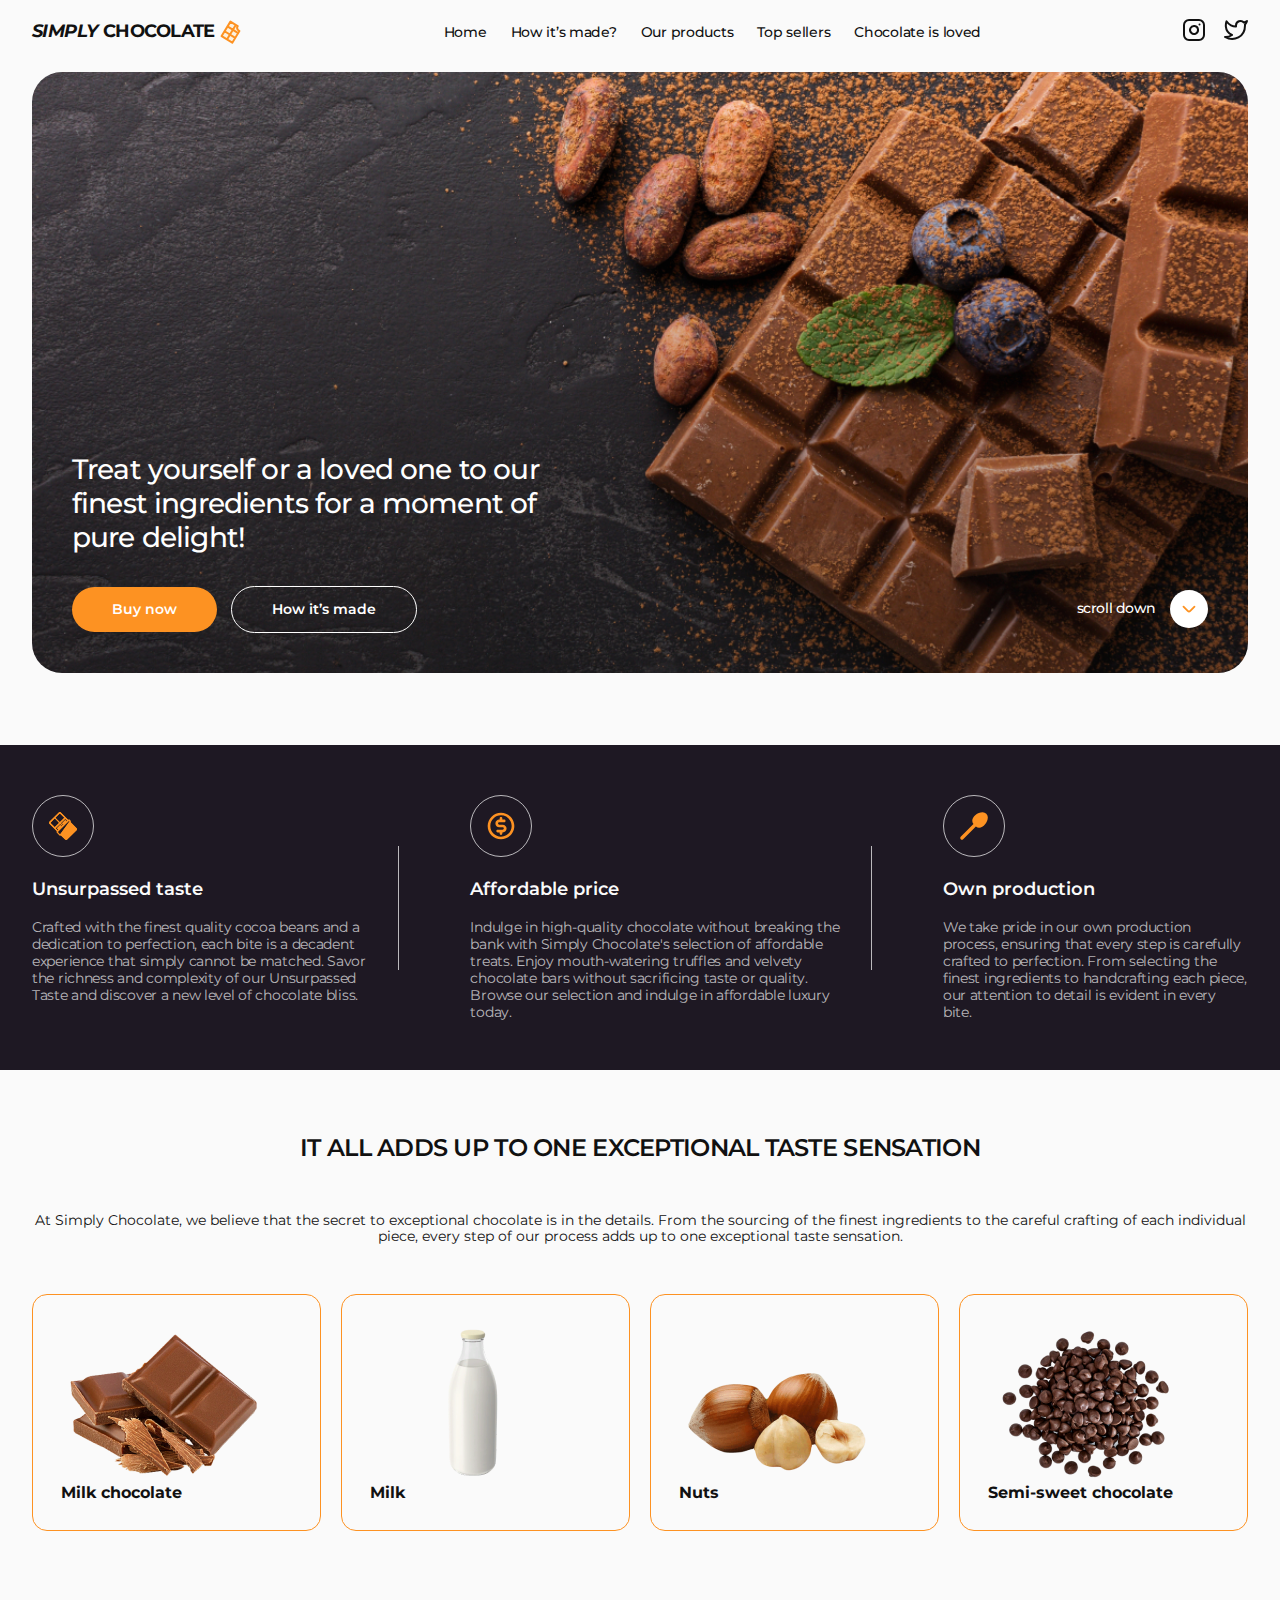
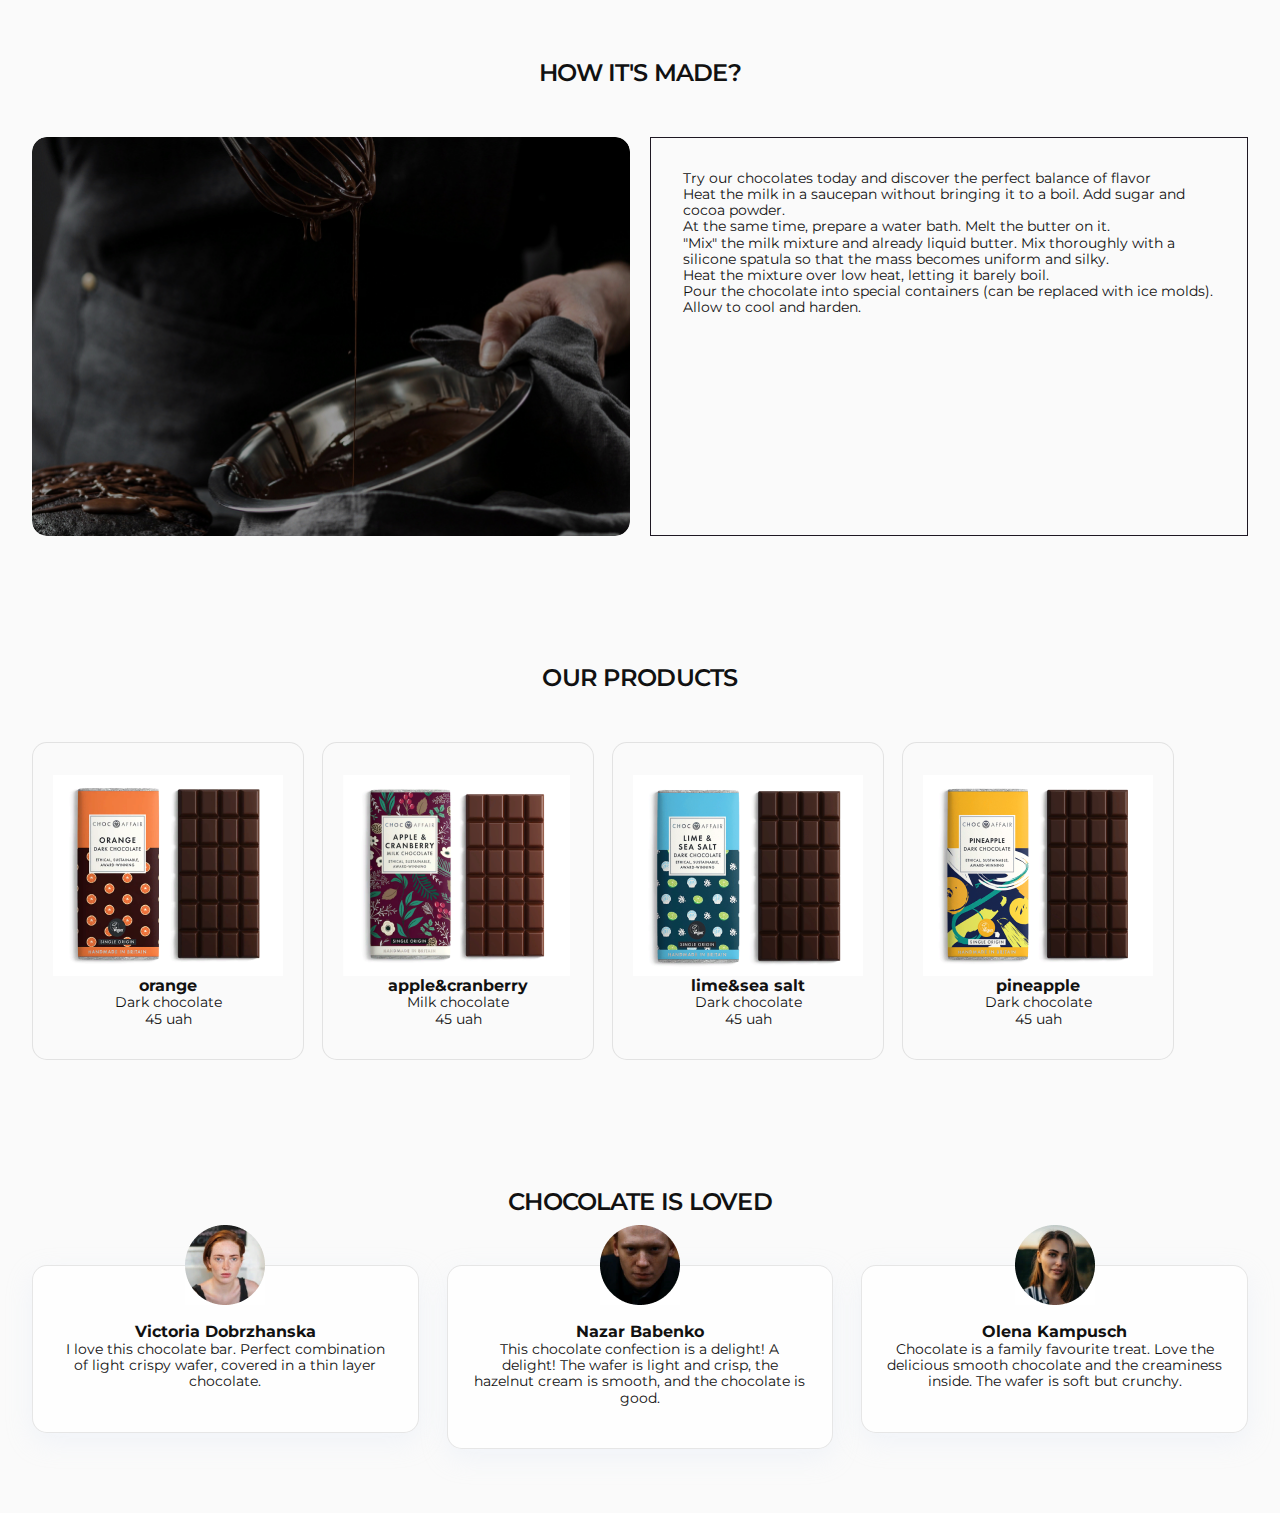
<file: index.html>
<!DOCTYPE html>
<html lang="en">
  <head>
    <meta charset="UTF-8" />
    <meta name="viewport" content="width=device-width, initial-scale=1.0" />
    <title>Simply Chocolate</title>
    <!-- Fonts -->
    <link rel="preconnect" href="https://fonts.googleapis.com" />
    <link rel="preconnect" href="https://fonts.gstatic.com" crossorigin />
    <link
      href="https://fonts.googleapis.com/css2?family=Montserrat:ital,wght@0,400;0,500;0,600;0,700;1,700&display=swap"
      rel="stylesheet"
    />
    <!-- Styles -->
    <link
      rel="stylesheet"
      href="https://cdnjs.cloudflare.com/ajax/libs/modern-normalize/2.0.0/modern-normalize.min.css"
    />
    <link rel="stylesheet" href="./css/styles.css" />
  </head>
  <body>
    <header class="header">
      <div class="container">
        <div class="header-inner">
          <!-- navigation -->
          <nav class="header-nav">
            <a class="logo" href="./index.html">
              <span class="logo-accent">Simply</span>chocolate

              <svg width="24" height="24">
                <use href="./Images/icons.svg#icon-chocolate"></use>
              </svg>
            </a>
            <ul class="nav-list">
              <li><a class="nav-link" href="#">Home</a></li>
              <li><a class="nav-link" href="#">How it’s made?</a></li>
              <li><a class="nav-link" href="#">Our products</a></li>
              <li><a class="nav-link" href="#">Top sellers</a></li>
              <li><a class="nav-link" href="#">Chocolate is loved</a></li>
            </ul>
          </nav>

          <div class="header-socials">
            <a href="#" target="_blank">
              <svg class="header-socials-link" width="24" height="24">
                <use href="./Images/icons.svg#icon-instagram"></use>
              </svg>
            </a>

            <a href="#" target="_blank">
              <svg class="header-socials-link" width="24" height="24">
                <use href="./Images/icons.svg#icon-twitter"></use>
              </svg>
            </a>
          </div>
        </div>
      </div>
    </header>
    <main>
      <!-- Hero section -->
      <section class="hero-section">
        <div class="container">
          <div class="hero-inner">
            <h1 class="hero-title">
              Treat yourself or a loved one to our finest ingredients for a
              moment of pure delight!
            </h1>
            <div class="hero-actions">
              <button class="button-primary" type="button" data-modal-open>
                Buy now
              </button>
              <a class="hero-button" href="#">How it’s made</a>
              <a class="hero-arrow" href="#advantage-section"
                >scroll down
                <div class="hero-arrow-link">
                  <svg width="22" height="22">
                    <use href="./Images/icons.svg#icon-arrow"></use>
                  </svg>
                </div>
              </a>
            </div>
          </div>
        </div>
      </section>
      <!-- Advantages section -->
      <section id="advantage-section" class="advantage-section">
        <div class="container">
          <!-- TODO: hide this title -->
          <h2 class="visually-hidden">Our advantages</h2>
          <ul class="advantage-list">
            <li class="advantage-item">
              <div class="advantage-icon">
                <svg width="32" height="32">
                  <use href="./Images/icons.svg#icon-chocolate-bar"></use>
                </svg>
              </div>

              <h3 class="advantage-title">Unsurpassed taste</h3>
              <p class="advantage-text">
                Crafted with the finest quality cocoa beans and a dedication to
                perfection, each bite is a decadent experience that simply
                cannot be matched. Savor the richness and complexity of our
                Unsurpassed Taste and discover a new level of chocolate bliss.
              </p>
            </li>
            <li class="advantage-item">
              <div class="advantage-icon">
                <svg width="32" height="32">
                  <use href="./Images/icons.svg#icon-coin"></use>
                </svg>
              </div>
              <h3 class="advantage-title">Affordable price</h3>
              <p class="advantage-text">
                Indulge in high-quality chocolate without breaking the bank with
                Simply Chocolate's selection of affordable treats. Enjoy
                mouth-watering truffles and velvety chocolate bars without
                sacrificing taste or quality. Browse our selection and indulge
                in affordable luxury today.
              </p>
            </li>
            <li class="advantage-item">
              <div class="advantage-icon">
                <svg width="32" height="32">
                  <use href="./Images/icons.svg#icon-spoon"></use>
                </svg>
              </div>
              <h3 class="advantage-title">Own production</h3>
              <p class="advantage-text">
                We take pride in our own production process, ensuring that every
                step is carefully crafted to perfection. From selecting the
                finest ingredients to handcrafting each piece, our attention to
                detail is evident in every bite.
              </p>
            </li>
          </ul>
        </div>
      </section>
      <!-- Ingridients section -->
      <section class="section">
        <div class="container">
          <h2 class="section-title">
            It all adds up to one exceptional taste sensation
          </h2>
          <p class="ingridients-subtitle">
            At Simply Chocolate, we believe that the secret to exceptional
            chocolate is in the details. From the sourcing of the finest
            ingredients to the careful crafting of each individual piece, every
            step of our process adds up to one exceptional taste sensation.
          </p>
          <ul class="ingridients-list">
            <li class="ingridients-item">
              <div class="ingridient">
                <img
                  src="./Images/ingridients/01-chocolate.png"
                  alt="Milk chocolate"
                  width="206"
                />
                <h3>Milk chocolate</h3>
              </div>
            </li>

            <li class="ingridients-item">
              <div class="ingridient">
                <img
                  src="./Images/ingridients/02-milk.png"
                  alt="Milk"
                  width="206"
                />
                <h3>Milk</h3>
              </div>
            </li>
            <li class="ingridients-item">
              <div class="ingridient">
                <img
                  src="./Images/ingridients/03-nuts.png"
                  alt="Nuts"
                  width="206"
                />
                <h3>Nuts</h3>
              </div>
            </li>
            <li class="ingridients-item">
              <div class="ingridient">
                <img
                  src="./Images/ingridients/04-coffee.png"
                  alt="Semi-sweet chocolate"
                  width="206"
                />
                <h3>Semi-sweet chocolate</h3>
              </div>
            </li>
          </ul>
        </div>
      </section>
      <!-- How its made(VIDEO) section -->
      <section class="section">
        <div class="container">
          <h2 class="section-title">How it's made?</h2>
          <div class="video-inner">
            <div class="video-media">
              <!-- пример вставки видео, а вообще тут картинка TODO: chenge to video
        <video>
          <source src="./videos/chocolate.webp" type="video/webp">
          <source src="./videos/chocolate.mp4" type="video/mp4">
          <p>Browser does not support this video</p>
        </video>
      -->
              <img
                class="video-background"
                src="./Images/video-bg.jpg"
                alt="video background"
                width="600"
              />
              <button class="video-play" type="button">
                <img src="./Images/icons/play.svg" alt="play" />
              </button>
            </div>
            <div class="video-content">
              <p>
                Try our chocolates today and discover the perfect balance of
                flavor
              </p>
              <ul>
                <li>
                  Heat the milk in a saucepan without bringing it to a boil. Add
                  sugar and cocoa powder.
                </li>
                <li>
                  At the same time, prepare a water bath. Melt the butter on it.
                </li>
                <li>
                  "Mix" the milk mixture and already liquid butter. Mix
                  thoroughly with a silicone spatula so that the mass becomes
                  uniform and silky.
                </li>
                <li>Heat the mixture over low heat, letting it barely boil.</li>
                <li>
                  Pour the chocolate into special containers (can be replaced
                  with ice molds). Allow to cool and harden.
                </li>
              </ul>
            </div>
          </div>
        </div>
      </section>
      <!-- Our products section -->
      <section class="section">
        <div class="container">
          <h2 class="section-title">Our products</h2>
          <ul class="product-list">
            <li class="product-item">
              <article class="product">
                <div class="product-image">
                  <img
                    class="product-photo"
                    src="./Images/products/orange.png"
                    alt="orange"
                    width="230"
                    height="201"
                  />
                  <div class="product-overlay">
                    <p>
                      Lorem ipsum, dolor sit amet consectetur adipisicing elit.
                      Nostrum, laborum? Modi cupiditate recusandae nam
                      laudantium! Consequuntur sit minima tenetur! Beatae?
                    </p>
                  </div>
                </div>
                <h3 class="product-name">orange</h3>
                <p class="product-description">Dark chocolate</p>
                <span class="product-price">45 uah</span>
              </article>
            </li>
            <li class="product-item">
              <article class="product">
                <div class="product-image">
                  <img
                    class="product-photo"
                    src="./Images/products/apple.png"
                    alt="apple&cranberry"
                    width="230"
                    height="201"
                  />
                  <div class="product-overlay">
                    <p>
                      Lorem ipsum, dolor sit amet consectetur adipisicing elit.
                      Nostrum, laborum? Modi cupiditate recusandae nam
                      laudantium! Consequuntur sit minima tenetur! Beatae?
                    </p>
                  </div>
                </div>
                <h3 class="product-name">apple&cranberry</h3>
                <p class="product-description">Milk chocolate</p>
                <span class="product-price">45 uah</span>
              </article>
            </li>
            <li class="product-item">
              <article class="product">
                <div class="product-image">
                  <img
                    class="product-photo"
                    src="./Images/products/lime.png"
                    alt="lime&sea salt"
                    width="230"
                    height="201"
                  />
                  <div class="product-overlay">
                    <p>
                      Lorem ipsum, dolor sit amet consectetur adipisicing elit.
                      Nostrum, laborum? Modi cupiditate recusandae nam
                      laudantium! Consequuntur sit minima tenetur! Beatae?
                    </p>
                  </div>
                </div>
                <h3 class="product-name">lime&sea salt</h3>
                <p class="product-description">Dark chocolate</p>
                <span class="product-price">45 uah</span>
              </article>
            </li>
            <li class="product-item">
              <article class="product">
                <div class="product-image">
                  <img
                    class="product-photo"
                    src="./Images/products/pineapple.png"
                    alt="pineapple"
                    width="230"
                    height="201"
                  />
                  <div class="product-overlay">
                    <p>
                      Lorem ipsum, dolor sit amet consectetur adipisicing elit.
                      Nostrum, laborum? Modi cupiditate recusandae nam
                      laudantium! Consequuntur sit minima tenetur! Beatae?
                    </p>
                  </div>
                </div>
                <h3 class="product-name">pineapple</h3>
                <p class="product-description">Dark chocolate</p>
                <span class="product-price">45 uah</span>
              </article>
            </li>
          </ul>
        </div>
      </section>
      <!-- section Review -->
      <section class="section">
        <div class="container">
          <h2 class="section-title">Chocolate is loved</h2>
          <ul class="reviews-list">
            <li class="reviews-item">
              <article class="review">
                <img
                  class="review-image"
                  src="./Images/review/victoria.png"
                  alt="Victoria Dobrzhanska"
                  width="80"
                />
                <h3 class="review-name">Victoria Dobrzhanska</h3>
                <p class="review-description">
                  I love this chocolate bar. Perfect combination of light crispy
                  wafer, covered in a thin layer chocolate.
                </p>
              </article>
            </li>
            <li class="reviews-item">
              <article class="review">
                <img
                  class="review-image"
                  src="./Images/review/nazar.png"
                  alt="Nazar Babenko"
                  width="80"
                />
                <h3 class="review-name">Nazar Babenko</h3>
                <p class="review-description">
                  This chocolate confection is a delight! A delight! The wafer
                  is light and crisp, the hazelnut cream is smooth, and the
                  chocolate is good.
                </p>
              </article>
            </li>
            <li class="reviews-item">
              <article class="review">
                <img
                  class="review-image"
                  src="./Images/review/olena.png"
                  alt="Olena Kampusch"
                  width="80"
                />
                <h3 class="review-name">Olena Kampusch</h3>
                <p class="review-description">
                  Chocolate is a family favourite treat. Love the delicious
                  smooth chocolate and the creaminess inside. The wafer is soft
                  but crunchy.
                </p>
              </article>
            </li>
          </ul>
        </div>
      </section>
    </main>
    <footer></footer>

    <div class="backdrop is-hidden" data-modal>
      <div class="modal">
        <button class="modal-close" data-modal-close>close(X)</button>
        <h2 class="section-title">Buy now</h2>

        <form name="contacr-form" autocomplete="off">
          <fieldset>
            <legend class="modal-label">Personal information</legend>
            <!-- name -->
            <div class="modal-field">
              <!-- class="modal-label" не добавляется потом у что он все равно не виден -->
              <label class="visually-hidden" for="user-name">Name</label>
              <input
                class="modal-input"
                id="user-name"
                type="text"
                name="user-name"
                placeholder="name"
              />
            </div>
            <!-- surname -->
            <div class="modal-field">
              <!-- class="modal-label" не добавляется потом у что он все равно не виден -->
              <label class="visually-hidden" for="user-surname">Surname</label>
              <input
                class="modal-input"
                id="user-surname"
                type="text"
                name="user-surname"
                placeholder="surname"
              />
            </div>
            <!-- email -->
            <div class="modal-field">
              <label class="modal-label" for="user-email">Email</label>

              <input
                class="modal-input"
                id="user-email"
                type="email"
                name="user-email"
                placeholder="enter your email"
              />
            </div>
            <!-- phone  -->
            <div class="modal-field">
              <label class="modal-label" for="user-tel">Phone number </label>
              <div class="modal-input-wrap">
                <svg class="modal-input-icon" width="32" height="32">
                  <use href="./Images/icons.svg#icon-Frame"></use>
                </svg>

                <input
                  class="modal-input modal-input-phone"
                  id="user-tel"
                  type="tel"
                  name="user-tel"
                  placeholder="Phone number"
                />
              </div>
            </div>
            <!-- credit card -->
            <div class="modal-field">
              <label class="modal-label" for="user-tel">Card number</label>
              <input
                class="modal-input"
                id="user-card-number"
                type="tel"
                name="user-card-number"
                placeholder="enter card"
              />
            </div>
          </fieldset>

          <fieldset>
            <legend class="visually-hidden">additional information</legend>
            <div>
              <label for="user-comment" class="modal-label">Comment</label>
              <textarea
                class="modal-textarea"
                id="user-comment"
                name="user-comment"
                placeholder="Enter text"
              ></textarea>
            </div>
          </fieldset>
          <div class="modal-checkbox">
            <input
              class="visually-hidden modal-checkbox-input"
              id="privacy-policy"
              type="checkbox"
              name="privacy-policy"
            />
            <span class="modal-checkbox-check"> </span>
            <label class="modal-checkbox-label" for="privacy-policy"
              >i agree with <a href="#"> privacy policy</a></label
            >
          </div>
          <button class="button-primary modal-button" type="submit">
            Submit
          </button>
        </form>
      </div>
    </div>

    <!-- <script>сюда подключается управление открітием и закрітием окна</script> -->
  </body>
</html>
</file>
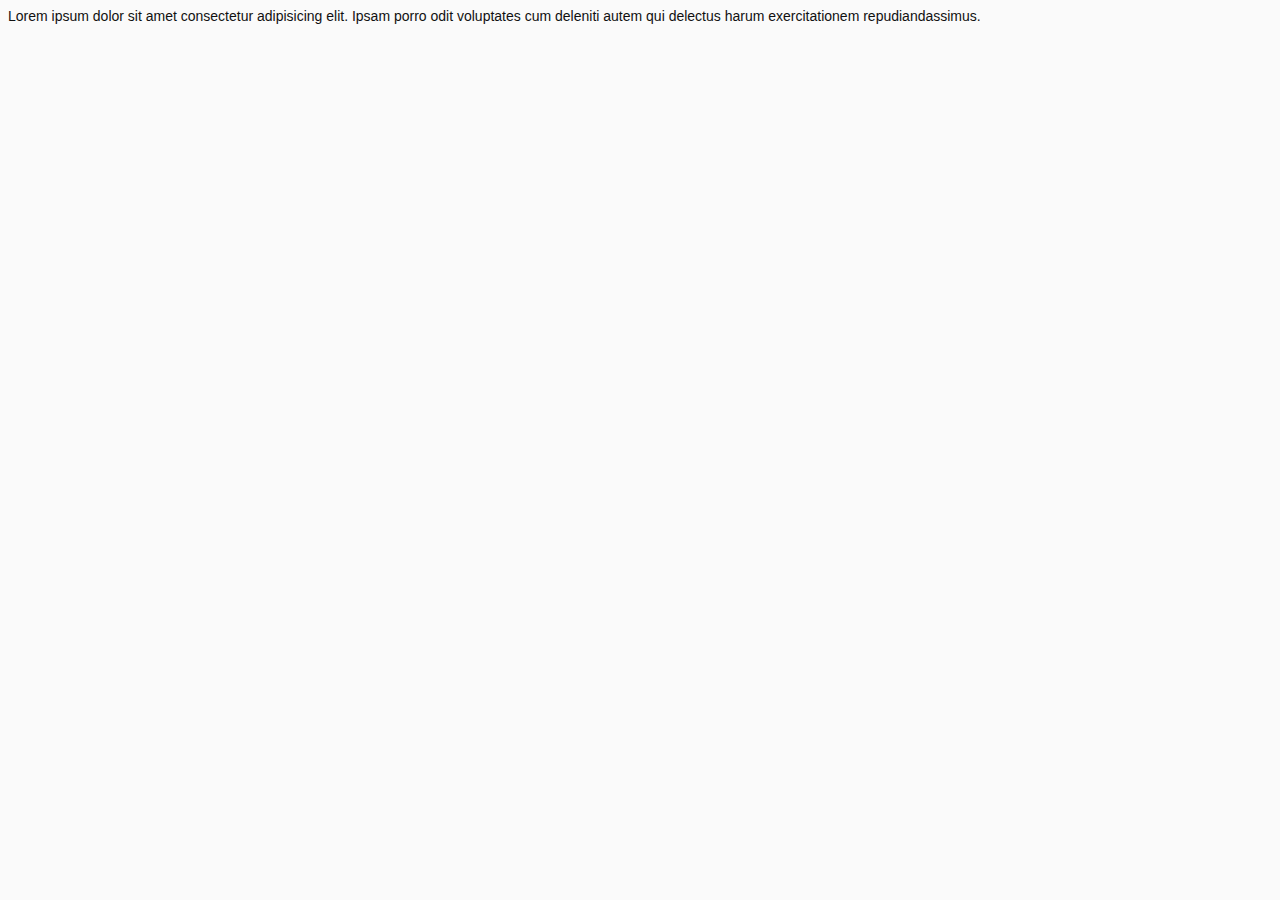
<file: test.html>
<!DOCTYPE html>
<html lang="en">
  <head>
    <meta charset="UTF-8" />
    <meta name="viewport" content="width=device-width, initial-scale=1.0" />
    <title>Test</title>
    <link rel="stylesheet" href="./css/styles.css">
  </head>
  <body>
    <p class="test-class">
      Lorem ipsum dolor sit amet consectetur adipisicing elit. Ipsam porro odit
      voluptates cum deleniti autem qui delectus harum exercitationem
      repudiandassimus.
    </p>
  </body>
</html>
</file>
<file: css/styles.css>
:root {
  --c-brand: #fd9222;
  --c-primary: #111111;
  --c-primary-tr: #1111111a;
  --c-primary-light: #ffffff;
  --c-primary-light-tr: #ffffffb2;
  --c-background: #1e1823;
  --c-background-light: #fafafa;
}
/*!Base*/
html {
  scroll-behavior: smooth;
}
body {
  font-family: 'Montserrat', sans-serif;
  color: var(--c-primary);
  background-color: var(--c-background-light);
  font-size: 14px;
}
a {
  text-decoration: none;
}
ul {
  list-style-type: none;
  margin: 0;
  padding: 0;
}
p,
h1,
h2,
h3,
h4,
h5,
h6 {
  margin: 0;
}
img {
  display: block;
  max-width: 100%;
  height: auto;
}
button {
  font-family: inherit;
}
fieldset {
  border: none;
  padding: 0;
  margin: 0;
}
/* все что сейчас ниже - код для скрітия заголовка визуально */
.visually-hidden {
  position: absolute;
  width: 1px;
  height: 1px;
  margin: -1px;
  border: 0;
  padding: 0;
  white-space: nowrap;
  clip-path: inset(100%);
  clip: rect(0 0 0 0);
  overflow: hidden;
}
.section {
  padding: 64px 0;
}
.section-title {
  color: var(--c-primary);
  text-align: center;
  font-size: 24px;
  font-weight: 600;
  line-height: 1.16;
  letter-spacing: -0.03em;
  text-transform: uppercase;
  margin-bottom: 50px;
}
.container {
  width: 100%;
  /* width: 1200px; */
  margin: 0 auto;
  padding: 0 32px;
}
/*!Header*/
.header {
  padding-bottom: 8px;
}

.header-inner {
  display: flex;
  align-items: center;
  justify-content: space-between;
  gap: 24px;
}
.header-nav {
  display: flex;
  align-items: center;
  gap: 24px;
  flex-grow: 1;
}

.header-socials {
  display: flex;
  gap: 18px;
}
.header-socials-link {
  fill: none;
  stroke: var(--c-primary);
  transition: 0.2s;
}
.header-socials-link:hover {
  stroke: var(--c-brand);
}
.logo {
  display: flex;
  align-items: center;
  gap: 4px;
  color: var(--c-primary);
  font-size: 18px;
  font-weight: 700;
  line-height: 1.11;
  letter-spacing: -0.03em;
  text-transform: uppercase;
}
.logo-accent {
  font-style: italic;
}
.nav-list {
  display: flex;
  gap: 24px;
  flex-grow: 1;
  justify-content: center;
}
.nav-link {
  display: inline-block;
  padding: 24px 0;
  color: var(--c-primary);
  /* font-size: 14px;не указіваем тк в body есть */
  font-weight: 500;
  line-height: 1.143;
  letter-spacing: -0.02em;
}

.nav-link:hover {
  color: var(--c-brand);
}
/*!Hero section*/
.hero-section {
  padding-bottom: 72px;
}
.hero-inner {
  padding: 380px 40px 40px;
  background-color: var(--c-background);
  border-radius: 30px;
  background-image: url('../Images/hero-bg.jpg');
  background-repeat: no-repeat;
  background-position: center;
  background-size: cover;
}
.hero-title {
  color: var(--c-primary-light);
  font-size: 28px;
  font-weight: 500;
  line-height: 1.214;
  letter-spacing: -0.03em;
  margin-bottom: 32px;
  max-width: 484px;
}
.hero-actions {
  display: flex;
  align-items: center;
  gap: 14px;
}

.button-primary {
  font-family: inherit; /* будет наслодовать из body*/
  background-color: var(--c-brand);
  color: var(--c-primary-light);
  cursor: pointer;
  border: none;
  padding: 14px 40px;
  border-radius: 100px;
  font-weight: 600;
  line-height: 1.21;
}
.button-primary:hover {
  background-color: #fcf1e0;
  color: var(--c-brand);
}
.hero-button {
  color: var(--c-primary-light);
  border: 1px solid currentColor;
  padding: 14px 40px;
  border-radius: 100px;
  font-weight: 600;
  line-height: 1.21;
}

.hero-button:hover {
  color: var(--c-brand);
}

.hero-arrow {
  display: flex;
  align-items: center;
  gap: 14px;
  margin-left: auto;
  color: var(--c-primary-light);
  font-weight: 500;
  line-height: 1.28;
  letter-spacing: -0.03em;
}

.hero-arrow:hover {
  color: var(--c-brand);
}
.hero-arrow-link {
  display: flex;
  width: 38px;
  height: 38px;
  align-items: center;
  justify-content: center;
  fill: var(--c-brand);
  background-color: var(--c-primary-light);
  border-radius: 50%;
  animation: bounce 2s infinite;
}

@keyframes bounce {
  0% {
    transform: translateY(0);
  }
  50% {
    transform: translateY(5px);
  }
  100% {
    transform: translateY(0);
  }
}

.hero-arrow:hover .hero-arrow-link {
  fill: var(--c-primary);
}
.hero-arrow-link:hover {
  fill: var(--c-primary);
}
/*!Advantages section*/
.advantage-section {
  padding: 50px 0;
  background-color: var(--c-background);
}
.advantage-list {
  display: flex;
  gap: 72px;
}
/*первій вариант */
/* .advantage-item:first-child,
.advantage-item:nth-child(2) {
  padding-right: 18px;
  border-right: 1px solid var(--c-primary-light-tr);} */

/* второй вариант */

.advantage-item:not(:last-child) {
  position: relative;
  padding-right: 18px;
}
.advantage-item:not(:last-child)::after {
  position: absolute;
  top: 50%;
  right: 0;
  width: 124px;
  height: 1px;
  background-color: var(--c-primary-light-tr);
  transform: rotate(-90deg) translateX(50%);
  transform-origin: 100% 0;
  content: '';
}
.advantage-icon {
  display: flex;
  align-items: center;
  justify-content: center;
  fill: var(--c-brand);
  width: 62px;
  height: 62px;
  border: 1px solid var(--c-primary-light-tr);
  border-radius: 50%;
  margin-bottom: 22px;
}
.advantage-title {
  color: var(--c-background-light);
  font-size: 18px;
  font-weight: 600;
  line-height: 1.22;
  margin-bottom: 18px;
}
.advantage-text {
  color: var(--c-primary-light-tr);
  font-style: normal;
  font-weight: 400;
  line-height: 1.21;
  letter-spacing: -0.02em;
}

/*!Ingridients section*/
.ingridients-subtitle {
  text-align: center;
  margin-bottom: 50px;
}
.ingridients-list {
  display: flex;
  gap: 20px;
  flex-wrap: wrap;
}
.ingridients-item {
  flex-basis: calc((100% - 60px) / 4);
}
.ingridient {
  border: 1px solid var(--c-brand);
  border-radius: 15px;
  padding: 28px;
  /* transform: scale(0);
  transition: transform 2s ease-in, background-color 1s ease-in;
  background-color: var(--c-brand); */
}
/* .ingridient:hover{
  transform: scale(1.05);   
  background-color: var(--c-primary);
} */
/*!How its made(VIDEO) section*/
.video-inner {
  display: flex;
  gap: 20px;
}
.video-media {
  flex-basis: calc((100% - 20px) / 2);
}
.video-background {
  border-radius: 15px;
  height: 100%;
  object-fit: cover;
}
.video-play {
  /* TODO: center play button */
  display: none;
}
.video-content {
  padding: 32px;
  border: 1px solid #1e1823;
  flex-basis: calc((100% - 20px) / 2);
}

/* !Our products section */
.product-list {
  gap: 18px;
  display: flex;
}
.product-item {
  flex-basis: calc((100%-54) / 4);
}
.product-image {
  position: relative;
  overflow: hidden;
}

.product {
  border: 1px solid var(--c-primary-tr);
  background-color: var(--c-background-light);
  padding: 32px 20px;
  border-radius: 15px;
  text-align: center;
}
.product-overlay {
  position: absolute;
  inset: 0;
  padding: 12px;
  /* ниже то же , что и инсет
  top: 0;
  left: 0;
  right: 0;
  bottom: 0; */
  background-color: var(--c-brand);
  color: var(--c-primary-light);
  transform: translateY(100%);
  transition: transform 1s;
}
.product:hover .product-overlay {
  transform: translateY(0);
}

/* !Reviews section*/

.reviews-list {
  display: flex;
  flex-wrap: wrap;
  gap: 28px;
}
.reviews-item {
  flex-basis: calc((100% - 56px) / 3);
  position: relative;
}
.review-image {
  position: absolute;
  top: 0;
  left: 50%;
  transform: translate(-50%, -50%);
}
/* .review-name {
} */
/* .review-description {
} */
.review {
  border: 1px solid var(--c-primary-tr);
  border-radius: 15px;
  background-color: var(--c-primary-light-tr);
  box-shadow: 0px 9px 26px 0px rgba(215, 228, 249, 0.25);
  padding: 56px 24px 42px;
  text-align: center;
}

/* !Footer */

/* !Modal */
.backdrop {
  position: fixed;
  inset: 0;
  display: flex;
  align-items: center;
  justify-content: center;
  background-color: rgba(0, 0, 0, 0.5);
  padding: 20px;
  /* анимация фона и окна */
  opacity: 1;
  visibility: visible;
  transition: opacity 250ms ease-in-out opacity 250ms ease-in-out;
}
.is-hidden {
  opacity: 0;
  visibility: hidden;
  pointer-events: none;
}

.modal {
  position: relative;
  width: 100%;
  max-width: 610px;
  /* 100процентов от высоты экрана */
  height: 100%;
  max-height: 1058px;
  /* позволяет прокручивать, если размер окна меньше */
  overflow-y: auto;
  background-color: var(--c-primary-light);
  border-radius: 15px;
  padding: 48px;
  transform: scale(1);
}
.backdrop.is-hidden .modal {
  transform: scale(0);
}
.modal-close {
  position: absolute;
  top: 24px;
  right: 24px;
}
.modal-field {
  margin-bottom: 18px;
}

.modal-label {
  /* не задаем, тк указан в боди */
  /* font-style: 14px; */
  display: block;
  font-weight: 500;
  line-height: 1.2;
  margin-bottom: 8px;
}
.modal-input {
  width: 100%;
  border: 1.5px solid var(--c-primary-tr);
  border-radius: 13px;
  background-color: var(--c-background-light);
  padding: 22px 24px;
  transition: border-color 250ms;
}

.modal-input-phone {
  padding-left: 74px;
}
.modal-input:focus,
.modal-textarea:focus {
  /* отмена установки браузера */
  outline: none;
  border-color: var(--c-brand);
}
.modal-input::placeholder,
.modal-textarea::placeholder {
  font-size: 18px;
  line-height: 1.2;
  letter-spacing: -0.03em;
  color: #4040404d;
}

.modal-input-wrap {
  position: relative;
}
.modal-input-icon {
  position: absolute;
  left: 24px;
  top: 50%;
  transform: translateY(-50%);
  transition: fill 250ms;
}
/* этот код, если иконка одноцветная, и будет менять цвет при фокусе
.modal-input:focus + .modal-input-icon{
  fill:var(--c-brand) 
}*/
.modal-textarea {
  min-height: 137px;
  width: 100%;
  border: 1.5px solid var(--c-primary-tr);
  border-radius: 13px;
  background-color: var(--c-background-light);
  padding: 22px 24px;
  resize: none;
  outline: none;
  transition: border-color 250ms;
}

.modal-checkbox {
  display: flex;
  align-items: center;
  margin: 20px 0;
  gap: 20px;
}

.modal-checkbox-check {
  display: block;
  width: 14px;
  height: 14px;
  border: 1px solid var(--c-primary);
  border-radius: 2px;
}

.modal-checkbox-input:checked + .modal-checkbox-check {
  background-color: var(--c-brand);
}
.modal-button {
  display: block;
  margin: 0 auto;
}
</file>
